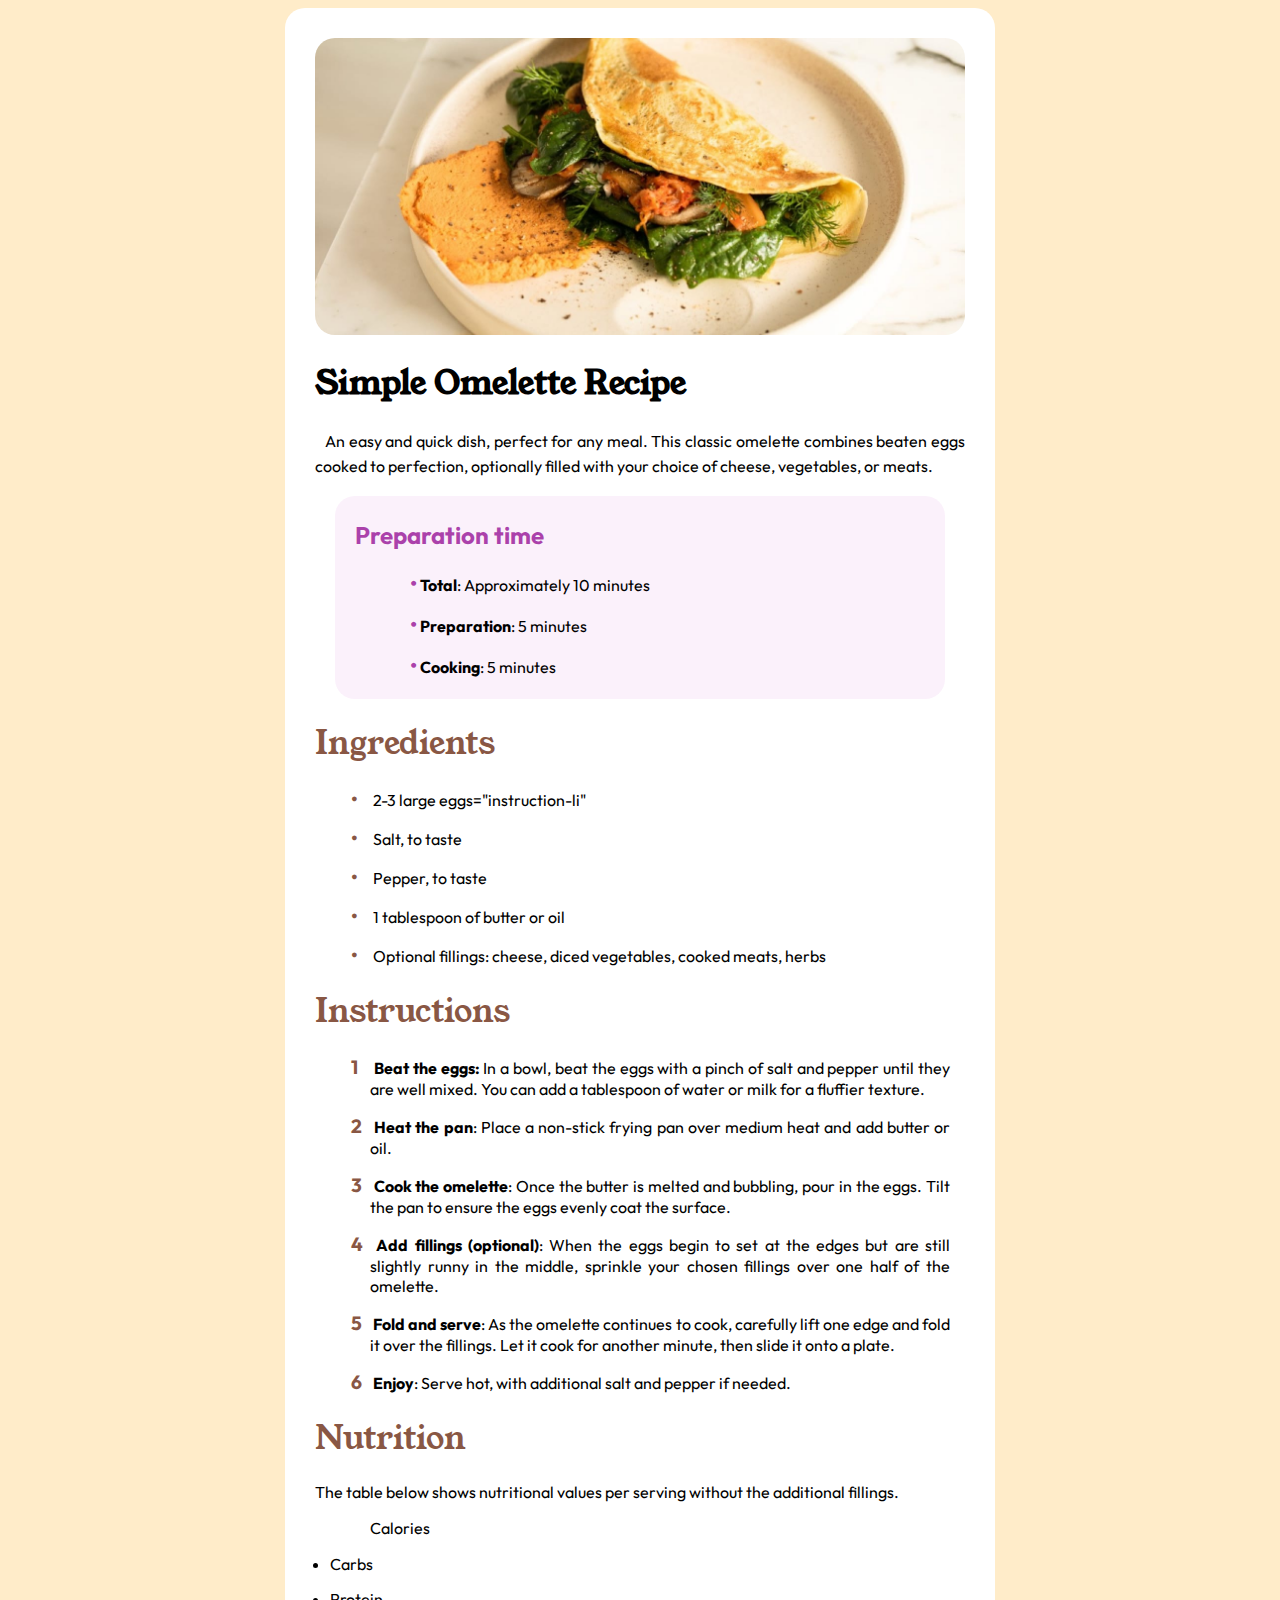
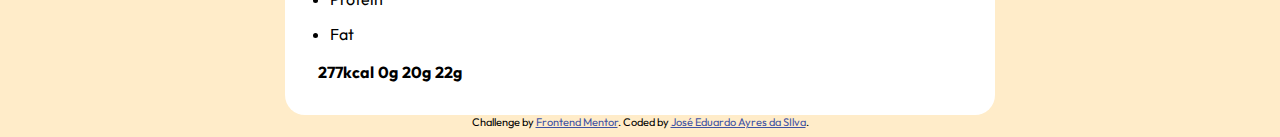
<file: projeto01/recipe-page-main/index.html>
<!DOCTYPE html>
<html lang="pt-br">
<head>
  <meta charset="UTF-8">
  <meta name="viewport" content="width=device-width, initial-scale=1.0"> <!-- displays site properly based on user's device -->

  <link rel="icon" type="image/png" sizes="32x32" href="./assets/images/favicon-32x32.png">
  
  <title>Frontend Mentor | Recipe page</title>

  <link rel="stylesheet" href="style.css">

  <!-- Feel free to remove these styles or customise in your own stylesheet 👍 -->
  <style>
    .attribution { font-size: 11px; text-align: center; }
    .attribution a { color: hsl(228, 45%, 44%); }
  </style>
</head>
<body>
<main>
  <picture class="image-principal">
    <img src="assets/images/image-omelette.jpeg" alt="image-omelette">
  </picture>

    <h1 id="titulo">Simple Omelette Recipe</h1>
  
    <sub>
      An easy and quick dish, perfect for any meal. This classic omelette combines beaten eggs cooked
      to perfection, optionally filled with your choice of cheese, vegetables, or meats.
    </sub>

    <div class='preparation-time'>
      <h2 class="preparation-tittle">Preparation time</h2>
      <ul>
        <li class="preparatinon-li">
          <strong>Total</strong>: Approximately 10 minutes
        </li>
        <li class="preparatinon-li">
          <strong>Preparation</strong>: 5 minutes
        </li>
        <li class="preparatinon-li">
          <strong>Cooking</strong>: 5 minutes
        </li>
      </ul>
    </div>
  
    <h1 class="titulo">Ingredients</h1>
  
    <ul>
      <li class="ingredients-li">
        2-3 large eggs="instruction-li"
      </li>
      <li class="ingredients-li">
        Salt, to taste
      </li>
      <li class="ingredients-li">
        Pepper, to taste
      </li>
      <li class="ingredients-li">
        1 tablespoon of butter or oil
      </li>
      <li class="ingredients-li">
        Optional fillings: cheese, diced vegetables, cooked meats, herbs
      </li>
    </ul>
  
    <h1 class="titulo">Instructions</h1>
  
    <ol>
      <li  class="instruction-li">
        <strong>Beat the eggs:</strong> In a bowl, beat the eggs with a pinch of salt and pepper until they are well mixed.
        You can add a tablespoon of water or milk for a fluffier texture.
      </li>
      <li  class="instruction-li">
        <strong>Heat the pan</strong>: Place a non-stick frying pan over medium heat and add butter or oil.</li>
      <li  class="instruction-li">
        <strong>Cook the omelette</strong>: Once the butter is melted and bubbling, pour in the eggs. Tilt the pan to ensure
        the eggs evenly coat the surface.</li>
      <li  class="instruction-li">
        <strong>Add fillings (optional)</strong>: When the eggs begin to set at the edges but are still slightly runny in the
        middle, sprinkle your chosen fillings over one half of the omelette.
      </li>
      <li class="instruction-li">
        <strong>Fold and serve</strong>: As the omelette continues to cook, carefully lift one edge and fold it over the
        fillings. Let it cook for another minute, then slide it onto a plate.
      </li>
      <li  class="instruction-li">
        <strong>Enjoy</strong>: Serve hot, with additional salt and pepper if needed.
      </li>
    </ol>
  
    <h1 class="titulo">Nutrition</h1>
  
    <p>The table below shows nutritional values per serving without the additional fillings.</p>
<table>
<ul>
  
                                                                      <li>Calories</li>
    <th>277kcal</th>
  
    <li>Carbs</li>
    <th>0g</th>
  
    <li>Protein</li>
    <th>20g</th>
  
    <li>Fat</li>
    <th>22g</th>
  
</ul>
</table>
</main>
  <div class="attribution">
    Challenge by <a href="https://www.frontendmentor.io?ref=challenge" target="_blank">Frontend Mentor</a>. 
    Coded by <a href="#">José Eduardo Ayres da SIlva</a>.
  </div>
</body>
</html>
</file>
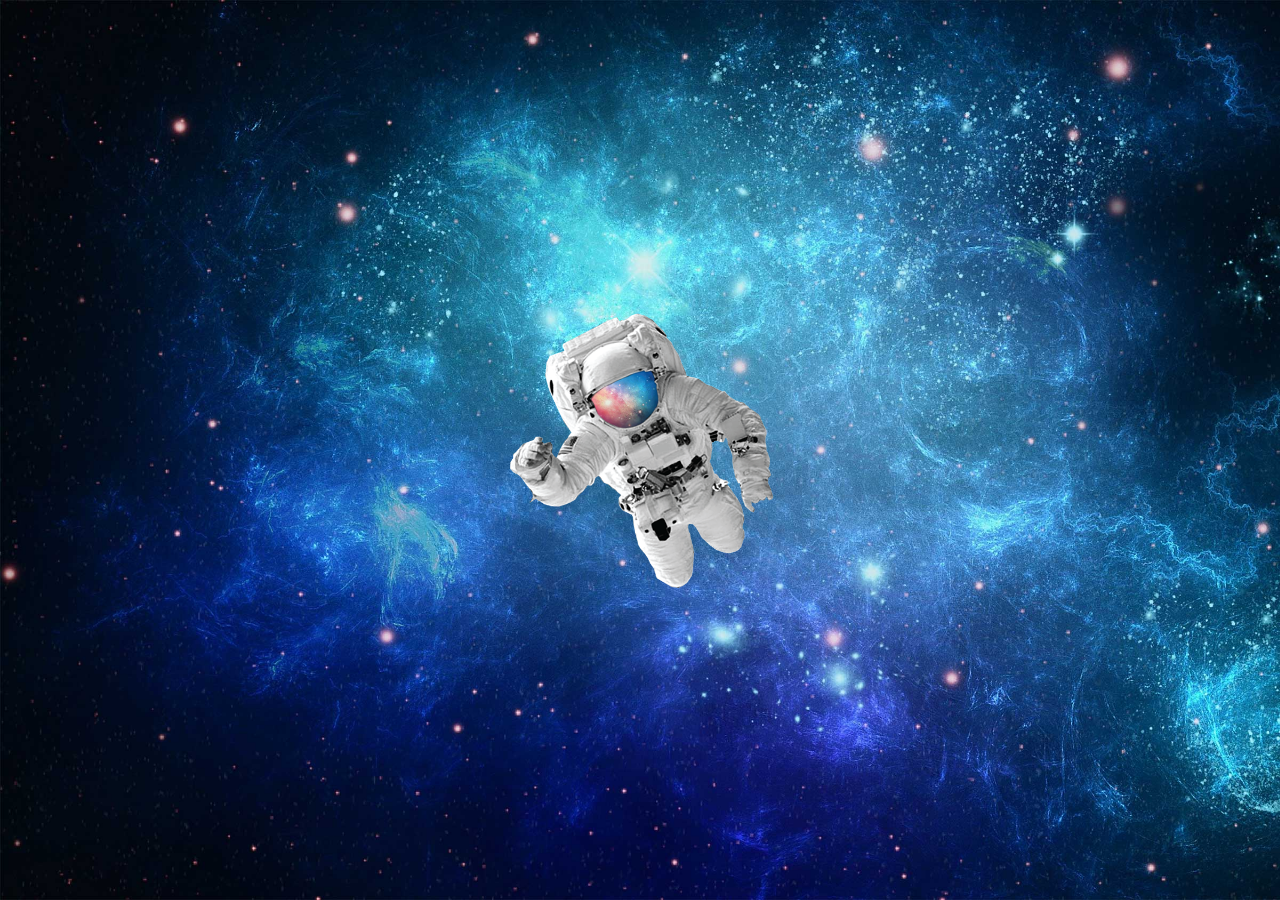
<file: projeto02/conteudo/index.html>
<!DOCTYPE html>
<html lang="pt-br">
<head>
    <meta charset="UTF-8">
    <meta name="viewport" content="width=device-width, initial-scale=1.0">
    <title>Astronauta</title>
    <link rel="stylesheet" href="style.css">
</head>
<body>
<picture>
    <div id="conteudo"></div>
</picture>
</body>
</html>
</file>
<file: projeto01/recipe-page-main/style.css>
@charset "UTF-8";

@font-face {
    font-family: 'outfit';
    src: url(assets/fonts/outfit/Outfit-VariableFont_wght.ttf) format('truetype');
}
@font-face {
    font-family:'young-serif' ;
    src: url(assets/fonts/young-serif/YoungSerif-Regular.ttf) format('truetype');
}

*{
    font-family: 'outfit',sans-serif;
    text-align: justify;
}

body{
    background-color: rgb(255, 236, 201);
}

main{
    background-color: white;
    padding: 30px;
    border-radius: 20px;
    margin: auto;
    min-width: 200px;
    max-width: 650px;
    text
}

main #titulo{
    font-family: 'young-serif', serif;
    font-weight: 600;
}

.titulo{
    font-family: 'young-serif', serif;
    font-weight: 500;
    color: rgb(137, 87, 68);
}

sub{
    font-size: 1em;
    margin: 10px;
}

main .preparation-time{
    background-color: rgba(191, 23, 191, 0.059);
    padding: 5px 20px 5px 20px;
    margin: 20px;
    border-radius: 20px;
}

.preparation-tittle{
    color: rgba(145, 7, 145, 0.748);
}

.preparatinon-li::before{
    content: "•";
    color: rgba(145, 7, 145, 0.748);
    font-weight: bolder;
    font-size: 130%;
}

main > picture img{
    width: 100%;
    border-radius: 20px;
}


strong{
    font-weight: bold;
}

ol{
list-style: none;
counter-reset: li;
}
ul{
    list-style: none;
}

li{
    margin: 15px;
}

.ingredients-li::before {
    content: "•";
    display: inline-block;
    color: rgb(137, 87, 68);
    font-weight: bolder;
    font-size: 120%;
    width: 1em;
    margin-left: -1em;
}

.instruction-li::before {
    content: counter(li);
    display: inline-block;
    width: 1em;
    margin-left: -1em;
    color: rgb(137, 87, 68);
    font-weight: bolder;
    font-size: 120%;
    counter-increment: li;

}
</file>
<file: projeto02/conteudo/style.css>
@charset "UTF-8";

body{
    background: blue url(../imagens/espaco.jpg) no-repeat fixed;
    background-size: cover;
}

div#conteudo{
background: url(../imagens/astronauta.png)  no-repeat fixed;
background-size: 100% 100%;
position: absolute;

height: 300px;
width: 300px;

top: 50%;
left: 50%;

transform: translate(-50%, -50%);
}
</file>
